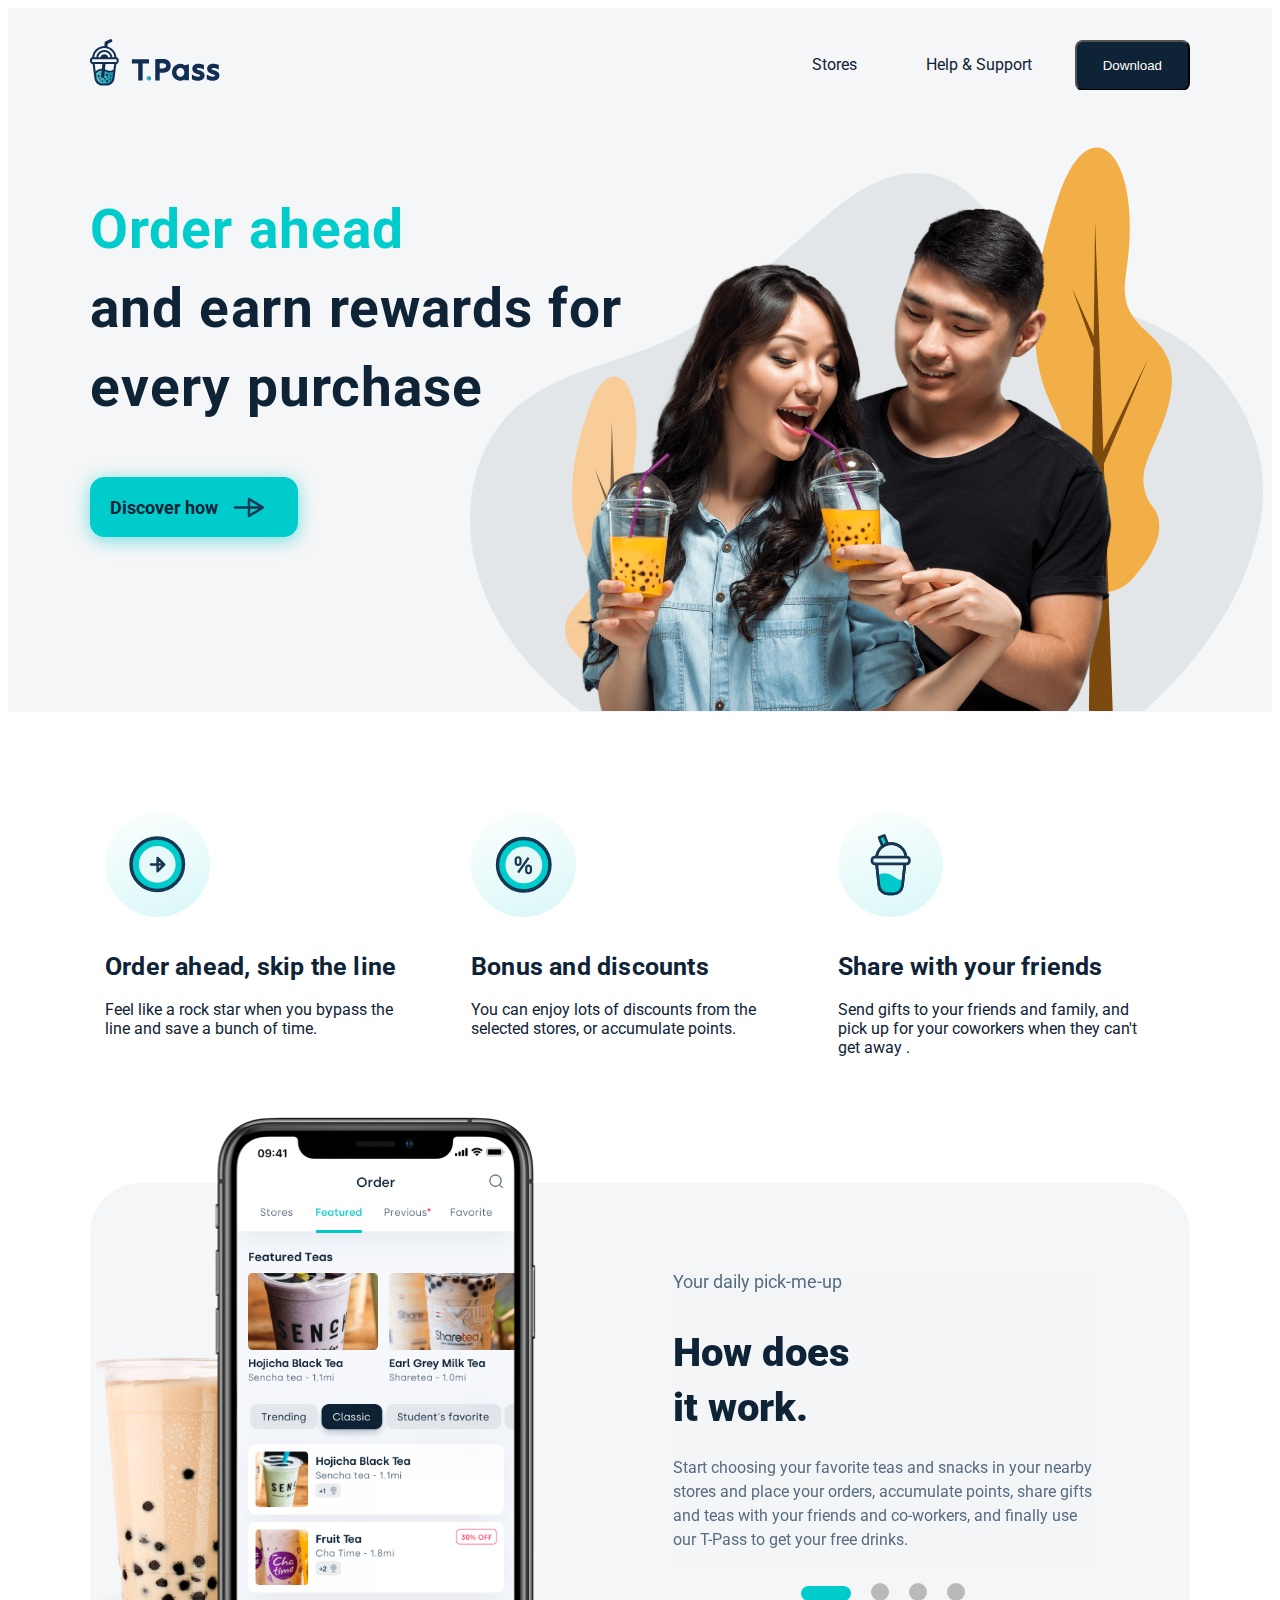
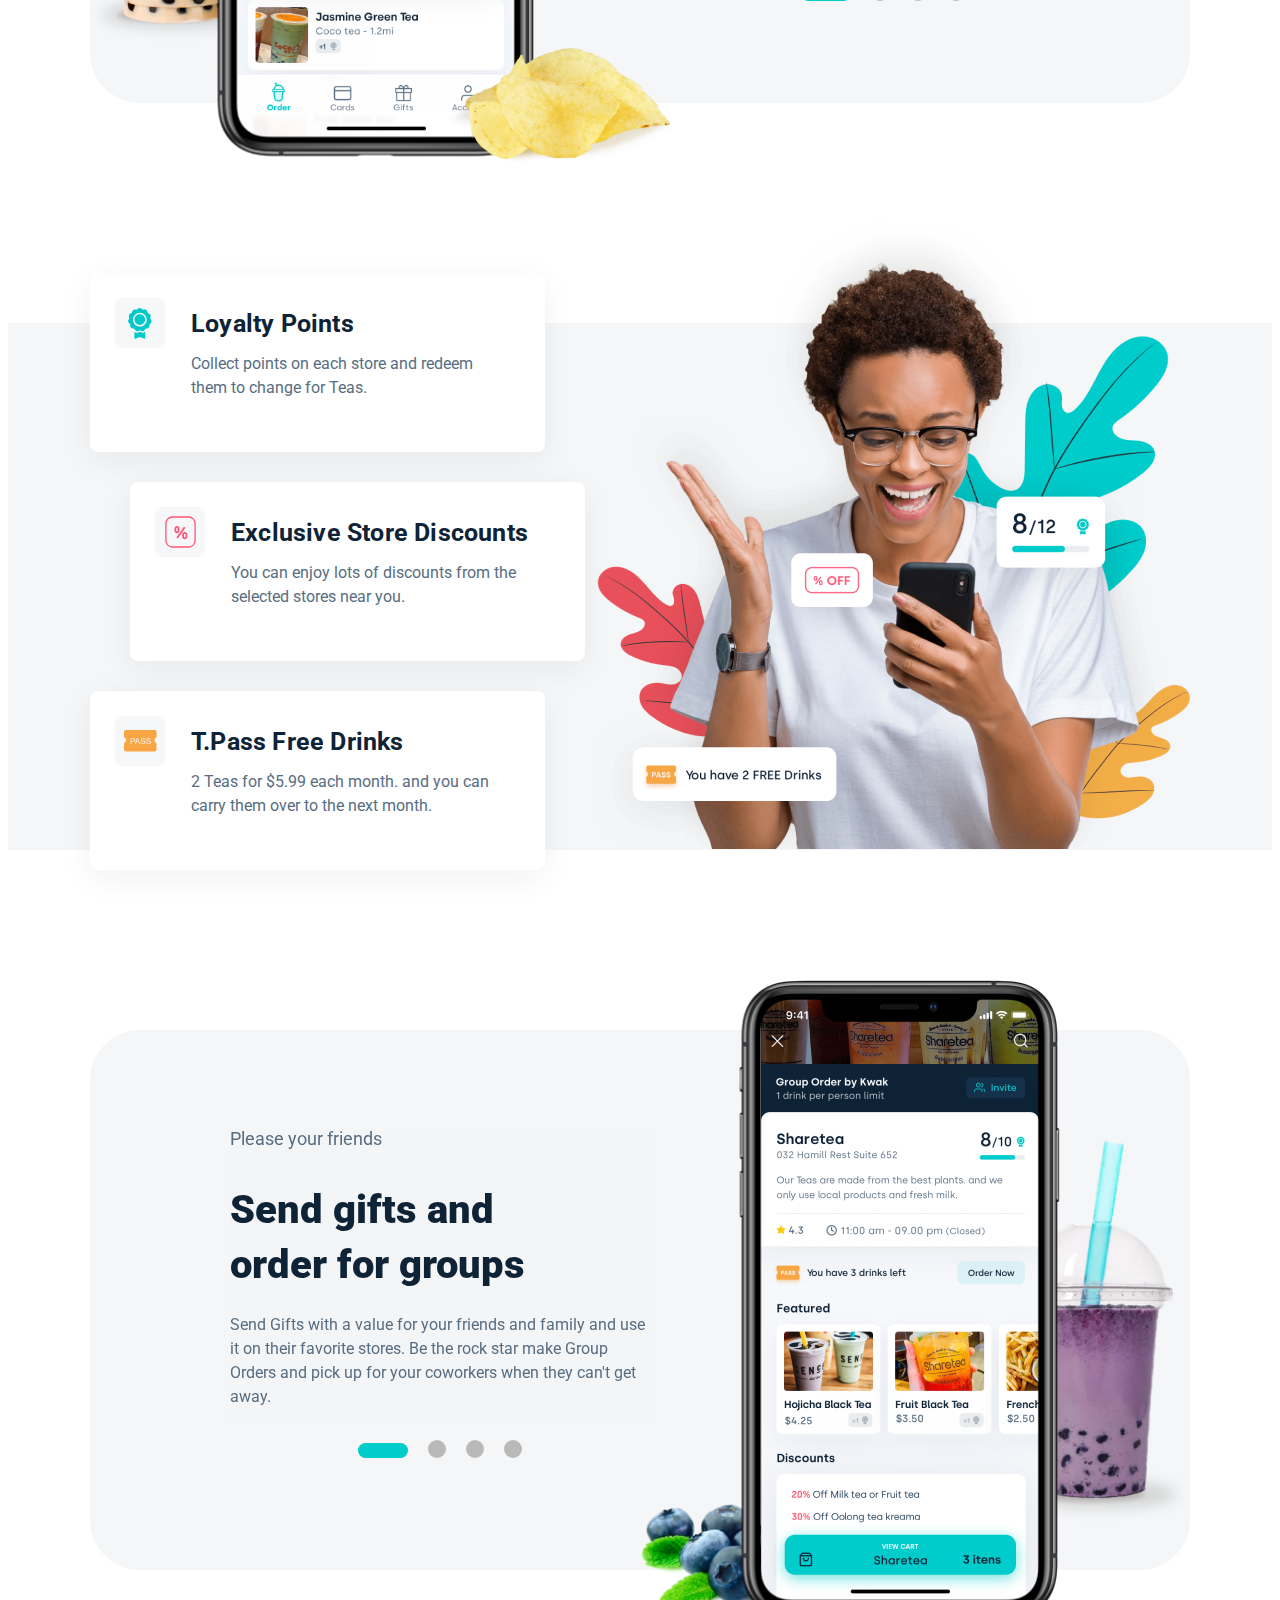
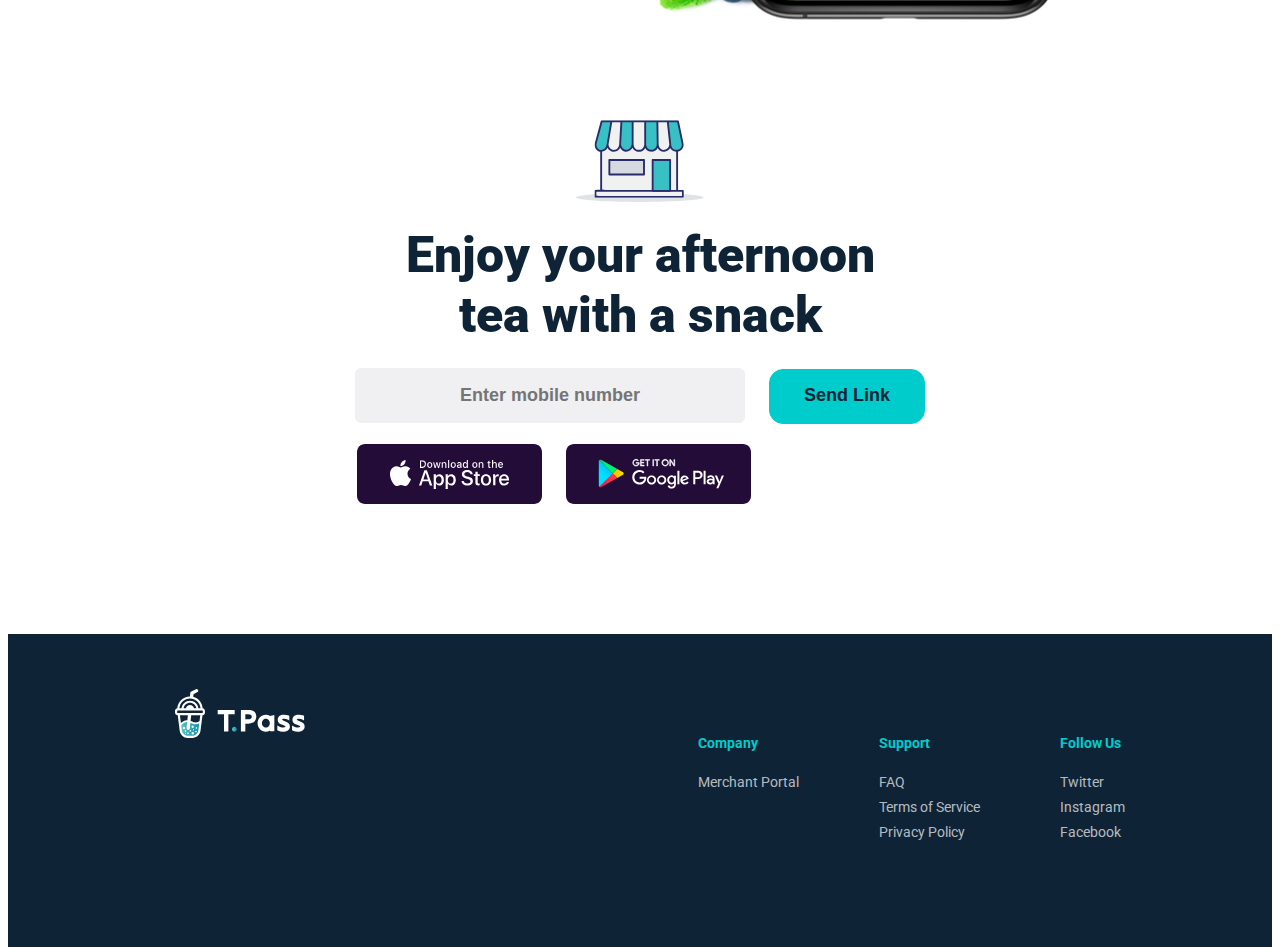
<file: index.html>
<!DOCTYPE html>
<html lang="en">
<head>
    <meta charset="UTF-8">
    <meta name="viewport" content="width=device-width, initial-scale=1.0">
    <link rel="preconnect" href="https://fonts.googleapis.com">
    <link rel="preconnect" href="https://fonts.gstatic.com" crossorigin>
    <link href="https://fonts.googleapis.com/css2?family=Inconsolata&family=Open+Sans:wght@400;600;700&family=Roboto:wght@400;700;900&family=Ubuntu:wght@300;400;500;700&display=swap" rel="stylesheet">
    <title>Document</title>
    <!-- Link Swiper's CSS -->
    <link rel="stylesheet" href="https://cdn.jsdelivr.net/npm/swiper@10/swiper-bundle.min.css" />
    <link rel="stylesheet" href="css/style.css">
</head>
<body>
    <div class="wrapper">
        <header class="header header-bg">
            <div class="container header__inner">
                <a href="#" class="loqo">
                    <img src="icon/loqo.svg" alt="" class="loqo">
                </a>
                <nav class="menu">
                    <ul class="menu__list">
                        <li class="menu__list-item">
                            <a href="#" class="menu__list-link">Stores</a>
                        </li>
                        <li class="menu__list-item">
                            <a href="#" class="menu__list-link">Help & Support</a>
                        </li>
                        <li class="menu__list-item">
                            <button href="https://play.google.com/store/apps/details?id=com.glovo&hl=ru&gl=US" class="menu__list-link list-link">Download</button>
                        </li>
                    </ul>
                </nav>
            </div>
        </header>

        <main class="main header-bg">
            <section class="top header-bg">
                <div class="container top__inner">
                    <div class="top__content">
                        <h1 class="top__title">Order ahead<br> <span class="top__title-item">and earn rewards for<br>every purchase</span></h1>
                        <a href="#" class="top__link">Discover how</a>
                    </div>
                    <div class="top_img-content">
                        <picture class="top__img">
                            <img class="top__img-bg" src="img/titlle-img.svg" alt="">
                        </picture>
                    </div>
                </div>
            </section>
            <section class="info">
                <div class="container info__inner">
                    <div class="info__content-item">
                        <div class="info__content">
                            <img class="info__img" src="icon/info.svg" alt="">
                            <h3 class="info__title">Order ahead, skip the line</h3>
                            <p class="info__text">Feel like a rock star when you bypass the line and save a bunch of time.</p>
                        </div>
                        <div class="info__content">
                            <img class="info__img" src="icon/info-2.svg" alt="">
                            <h3 class="info__title">Bonus and discounts</h3>
                            <p class="info__text">You can enjoy lots of discounts from the selected stores, or accumulate points.</p>
                        </div>
                        <div class="info__content">
                            <img class="info__img" src="icon/info-3.svg" alt="">
                            <h3 class="info__title">Share with your friends</h3>
                            <p class="info__text">Send gifts to your friends and family, and pick up for your coworkers when they can't get away .</p>
                        </div>
                </div>
            </section>
            <section class="work">
                <div class="container work__inner">
                    <div class="work__content">
                        <div class="work__img">
                            <img src="img/work.png" alt="">
                        </div>
                        <div class="work__swipper">
                            <div class="swiper mySwiper">
                                <div class="swiper-wrapper">
                                    <div class="swiper-slide">
                                        <p class="work__text">Your daily pick-me-up</p>
                                        <h2 class="work__title">How does<br>it work.</h2>
                                        <p class="work__text-p">Start choosing your favorite teas and snacks in your nearby stores and place your orders, accumulate points, share gifts and teas with your friends and co-workers, and finally use our T-Pass to get your free drinks.</p>
                                    </div>
                                     <div class="swiper-slide">
                                        <p class="work__text">Your daily pick-me-up</p>
                                        <h2 class="work__title">How <br> it work.</h2>
                                        <p class="work__text-p">Start choosing your favorite teas and snacks in your nearby stores and place your orders, accumulate points, share gifts and teas with your friends and co-workers, and finally use our T-Pass to get your free drinks.</p>
                                    </div>
                                     <div class="swiper-slide">
                                        <p class="work__text">Your daily pick-me-up</p>
                                        <h2 class="work__title">How does <br> it work.</h2>
                                        <p class="work__text-p">Start choosing your favorite teas and snacks in your nearby stores and place your orders, accumulate points, share gifts and teas with your friends and co-workers, and finally use our T-Pass to get your free drinks.</p>
                                    </div>
                                    <div class="swiper-slide">
                                        <p class="work__text">Your daily pick-me-up</p>
                                        <h2 class="work__title">How does <br> it work.</h2>
                                        <p class="work__text-p">Start choosing your favorite teas and snacks in your nearby stores and place your orders, accumulate points, share gifts and teas with your friends and co-workers, and finally use our T-Pass to get your free drinks.</p>
                                    </div>
                                </div>
                                <div class="swiper-pagination"></div>
                            </div>
                        </div>
                    </div>
                </div>
            </section>
            <section class="loyalty">
                <div class="container loyalty__inner">
                    <div class="loyalty__content">
                        <div class="loyalty__cart">
                            <div class="loyalty__contents">
                                <div class="loyalty__icon">
                                    <img src="icon/loyalty.svg" alt="">
                                </div>
                                <div class="loyalty__item">
                                    <h3 class="loyalty__title">Loyalty Points</h3>
                                    <p class="loyalty__text">Collect points on each store and redeem them to change for Teas.</p>
                                </div>      
                            </div>
                            <div class="loyalty__contents loyalty-discounts">
                                <div class="loyalty__icon">
                                    <img src="icon/loyalty_2.svg" alt="">
                                </div>
                                <div class="loyalty__item">
                                    <h3 class="loyalty__title">Exclusive Store Discounts</h3>
                                    <p class="loyalty__text">You can enjoy lots of discounts from the selected stores near you.</p>
                                </div>      
                            </div>
                            <div class="loyalty__contents">
                                <div class="loyalty__icon">
                                    <img src="icon/loyalty_3.svg" alt="">
                                </div>
                                <div class="loyalty__item">
                                    <h3 class="loyalty__title">T.Pass Free Drinks</h3>
                                    <p class="loyalty__text">2 Teas for $5.99 each month. and you can carry them over to the next month.</p>
                                </div>      
                            </div>
                        </div>
                        <div class="loyalty__img">
                            <img src="img/loyalty-img.png" alt="" class="loyalty__imgs"></img>
                        </div>
                    </div>
                </div>
            </section>
            <section class="send">
                <div class="container send__inner">
                    <div class="send__content">
                        <div class="send__swipper">
                            <div class="swiper mySwiper">
                                <div class="swiper-wrapper">
                                    <div class="swiper-slide">
                                        <p class="send__text">Please your friends</p>
                                        <h2 class="send__title">Send gifts and<br>order for groups</h2>
                                        <p class="send__text-p">Send Gifts with a value for your friends and family and use it on their favorite stores. Be the rock star make Group Orders and pick up for your coworkers when they can't get away.</p>
                                    </div>
                                     <div class="swiper-slide">
                                        <p class="send__text">Your daily pick-me-up</p>
                                        <h2 class="send__title">Send gifts and <br> order</h2>
                                        <p class="send__text-p">Send Gifts with a value for your friends and family and use it on their favorite stores. Be the rock star make Group Orders and pick up for your coworkers when they can't get away.</p>
                                    </div>
                                     <div class="swiper-slide">
                                        <p class="send__text">Your daily pick-me-up</p>
                                        <h2 class="send__title">Send gifts and<br> order for groups</h2>
                                        <p class="send__text-p">Send Gifts with a value for your friends and family and use it on their favorite stores. Be the rock star make Group Orders and pick up for your coworkers when they can't get away.</p>
                                    </div>
                                    <div class="swiper-slide">
                                        <p class="send__text">Your daily pick-me-up</p>
                                        <h2 class="send__title">Send gifts and <br> order for groups</h2>
                                        <p class="send__text-p">Send Gifts with a value for your friends and family and use it on their favorite stores. Be the rock star make Group Orders and pick up for your coworkers when they can't get away.</p>
                                    </div>
                                </div>
                                <div class="swiper-pagination"></div>
                            </div>
                        </div>
                        <div class="send_img-content">
                            <div class="send__img-content">
                                <picture class="send__img">
                                    <img class="send__img-bg" src="img/send.png" alt="">
                                </picture>
                            </div>
                        </div>
                    </div>
                </div>
            </section>
            <section class="sending">
                <div class="container sending__inner">
                    <div class="sending__content">
                        <img class="sending-icon" src="icon/sending.svg" alt="">
                        <h2 class="sending-title">Enjoy your afternoon <br> tea with a snack</h2>
                        <form action="mail.php" method="POST">
                            <input type="text" class="form-control" id="" name="user_phone" placeholder="Enter mobile number">
                            <button type="text" class="btn btn-sending">Send Link</button>
                        </form>
                        <ul class="app">
                            <li class="app_item">
                                <a href="#" class="app__item-link">
                                    <img class="app__item-img" src="icon/sending-2.svg" alt="">
                                </a>
                            </li>
                            <li class="app_item">
                                <a href="#" class="app__item-link">
                                    <img class="app__item-img" src="icon/sending-1.svg" alt="">
                                </a>
                            </li>
                        </ul>
                    </div>
                </div>
            </section>
        </main>
        <footer class="footer">
            <div class="container footer__inner">
                <a href="#" class="loqo">
                    <img src="icon/footer-loqo.svg" alt="" class="loqo">
                </a>
                <nav class="footer__menu">
                    <ul class="footer__menu-list">
                        <li class="footer__menu-item">
                            <p class="footer__menu-title">Company</p>
                        </li>
                        <li class="footer__menu-item">
                            <a href="#" class="footer__menu-link">Merchant Portal</a>
                        </li>
                    </ul>
                    <ul class="footer__menu-list">
                        <li class="footer__menu-item">
                            <p class="footer__menu-title">Support</p>
                        </li>
                        <li class="footer__menu-item">
                            <a href="#" class="footer__menu-link">FAQ</a>
                        </li>
                        <li class="footer__menu-item">
                            <a href="#" class="footer__menu-link">Terms of Service</a>
                        </li>
                        <li class="footer__menu-item">
                            <a href="#" class="footer__menu-link">Privacy Policy</a>
                        </li>
                    </ul>
                    <ul class="footer__menu-list">
                        <li class="footer__menu-item">
                            <p class="footer__menu-title">Follow Us</p>
                        </li>
                        <li class="footer__menu-item">
                            <a href="#" class="footer__menu-link">Twitter</a>
                        </li>
                        <li class="footer__menu-item">
                            <a href="#" class="footer__menu-link">Instagram</a>
                        </li>
                        <li class="footer__menu-item">
                            <a href="#" class="footer__menu-link">Facebook</a>
                        </li>
                    </ul>
                </nav>
            </div>
        </footer>
    </div>
    <!-- Swiper JS -->
    <script src="https://cdn.jsdelivr.net/npm/swiper@10/swiper-bundle.min.js"></script>  
    <script src="js/main.js"></script>
</body>
</html>
</file>
<file: css/style.css>
@import url('https://fonts.googleapis.com/css2?family=Inconsolata&family=Open+Sans:wght@400;600;700&family=Roboto:wght@400;700;900&family=Ubuntu:wght@300;400;500;700&display=swap');
html{
    box-sizing: border-box;
    height: 100%;
}
*,
*::after,
*::before{
    box-sizing: inherit;
}
body{
    color: #0F2336;
    /*font-family: 'Inconsolata', monospace;*/
    /*font-family: 'Open Sans', sans-serif;*/
    font-family: 'Roboto', sans-serif;
    /*font-family: 'Ubuntu', sans-serif;*/
    font-size: 16px;
    font-style: normal;
    font-weight: 400;
    line-height: 1.2;
    height: 100%;
}
.wrapper{
    min-height: 100%;
    display: flex;
    flex-direction: column;
}
a{
    text-decoration: none;
    color: inherit;
}
.container{
    max-width: 1210px;
    padding-left: 55px;
    padding-right: 55px;
    margin: 0 auto;
}
/* header*/
header{
    background: #F5F6F7;
}
.header__inner{
    padding-top: 31px;/* margin-top */
    display: flex;
    justify-content: space-between;
    align-items: center;
}
.menu__list{
    display: flex;
    gap: 17px;
    list-style: none
}
.menu__list-link{
    padding: 26px;
}
.list-link{
    background-color: #0F2336;
    padding:16px 26px;
    color: #fff;
    border-radius: 8px;
    margin-bottom: -17px;
    margin-top: -15px;
}

/*main*/
/*section top*/
.main{
    flex: 1 1 auto;
    background: #FFFFFF;
}

.top{
    min-height: 622px;
    background: #F5F6F7;
}
.top__inner{
    position: relative;
}
.top__content{
    display: flex;
    max-width: 556.813px;
    min-height:475px ;
    padding: 100px 0px 40px 0px;
    flex-direction: column;
    justify-content: flex-end;
    align-items: flex-start;
    gap: 50px;
}
.top__title{
    color: #0CC;
    font-size: 55px;
    font-weight: 700;
    font-style: normal;
    line-height: 78.9px;
    letter-spacing: 1.11px;
    margin: 0 auto;
    margin-left: 0;
    margin-right: 0;
}

.top__title-item{
    color: #0F2336
}
.top__link{
    width: 208px;
    height: 60px;
    padding: 19px;
    border: 1px solid #0CC;
    background: #0CC;
    box-shadow: 0px 3px 18px 0px rgba(0, 201, 201, 0.55);
    border-radius: 14px;
    color: #0F2336;
    font-size: 18px;
    font-weight: 700;
    line-height: 21.6px;
    position: relative;
    
}
.top__link::before{
    content: '';
    position: absolute;
    background-image: url(../icon/top-arrow.svg);
    width: 32px;
    height: 21px;
    right: 32px;
}
.top_img-content{
    max-width: 923px;
    min-height: 789.537px;
    position: absolute;
    top: -168px;
    left: 324px;
    
}
.top_img-content::before{
    content: '';
    background-image: url(../img/Frame-title.svg);
    background-repeat: no-repeat;
    background-position: bottom;
    position: absolute;
    width: 821px;
    height: 646px;
    left: 97px;
    top: 143px;
}
.top__img{
    position: absolute;
    top: 252px; 
    left: 207px;
}
/*section info*/
.info{
    background: #FFFFFF;
}
.info__inner{
    padding-top: 100px;
    padding-bottom: 60px;
}
.info__content-item{
    display: inline-flex;
    justify-content: space-around;
    
    gap: 52px;
    padding-right: 37px;
    padding-left: 15px;
}
.info__content{
    max-width: 315px;
}
.info__title{
    margin-top: 30px;
    margin-bottom: 15px;
    color: #0F2336;
    font-size: 25px;
    font-style: normal;
    font-weight: 700;
    line-height: 32.5px;
    letter-spacing: 0.2px;
}
/*section work*/
.work{
    background: #FFFFFF;
    padding-top: 50px;
    padding-bottom: 130px;
}
.work__inner{
    position: relative;
    
}
.work__content{
    display: flex;
    align-items: center;
    background: #F5F6F7;
    max-width: 1140px;
    max-height: 520px;
    border-radius: 50px;
}
.work__swipper{
    max-width: 420px;
    min-height: 340px; 
}
.swiper-slide 
{
    font-size: 18px;
    background: #F4F5F6;;
    display: flex;
    flex-direction: column;
    justify-content: flex-start;
    align-items: flex-start;
    text-align: start;
  }
.mySwiper
{
    max-width: 420px;
    min-height: 340px; 
}
.swiper-pagination-bullet
{
    width: 18px;
    height: 18px;
    background-color: rgb(186, 185, 183);
    border-radius: 50%;
    opacity: 1;
}
.swiper-pagination-horizontal.swiper-pagination-bullets .swiper-pagination-bullet
{
    margin: 0 10px ;
}
.swiper-pagination-bullet-active
{
    height: 15px;
    width: 50px;
    border-radius: 20px;
    background-color: #00CCCC;
}
.work__text{
    color: #576D81;
    font-size: 18px;
    font-style: normal;
    font-weight: 400;
    line-height: 18px;
    margin: 0;
}
.work__title{
    color: #0F2336;
    font-size: 40px;
    font-style: normal;
    font-weight: 900;
    line-height: 55.2px;
    margin-bottom: 5px;
}
.work__text-p{
    color: #576D81;
    font-size: 16px;
    font-style: normal;
    font-weight: 400;
    line-height: 24px;
}
/* loyalty*/
.loyalty{
    margin-top: 90px;
    margin-bottom: 100px;
    background: #F5F6F7;
}
.loyalty__content{
    display: flex;
    justify-content: space-between;
    align-items: center;
    max-width: 1440px;
    max-height: 527px;
}
.loyalty__cart{
    display: flex;
    flex-direction: column;
    gap: 30px;
    max-width: 505px;
    min-height: 627px;
}
.loyalty__contents{
    display: flex;
    justify-content: space-between;
    align-items: flex-start;
    gap: 26px;
    padding-top: 25px;
    padding-left: 25px;
    max-width: 455px;
    min-height: 179px;
    border-radius: 8px;
    background: #FFF;
    box-shadow: 0px 8px 32px 0px rgba(15, 35, 54, 0.06);
}
.loyalty-discounts{
    margin-left: 40px;
}
.loyalty__icon{
    padding: 25px;
    width: 50px;
    height: 50px;
    border-radius: 8px;
    background: #F6F7F8;
    display: flex;
    align-items: center;
    justify-content: center;
}
.loyalty__item{
   padding-top: 13px;
   padding-right: 44px;
}
.loyalty__title{
    color: #0F2336;
    font-family: Roboto;
    font-size: 25px;
    font-style: normal;
    font-weight: 700;
    line-height: 25px; /* 100% */
    letter-spacing: 0.2px;
    margin: 0;
}
.loyalty__text{
    color: #576D81;
    font-family: Roboto;
    font-size: 16px;
    font-style: normal;
    font-weight: 400;
    line-height: 24px;
}
.loyalty__img{
    padding-bottom: 99px;
}
/*section send*/
.send{
    background: #FFFFFF;
    padding-top: 80px;
}
.send__inner{
    position: relative;
    
}
.send__content{
    display: flex;
    justify-content: flex-start;
    align-items: center;
    background: #F5F6F7;
    max-width: 1140px;
    min-height: 540px;
    border-radius: 50px;
    padding-left: 140px;
}
.send__swipper{
    max-width: 420px;
    min-height: 340px; 
}
.swiper-slide 
{
    font-size: 18px;
    background: #F4F5F6;;
    display: flex;
    flex-direction: column;
    justify-content: flex-start;
    align-items: flex-start;
    text-align: start;
  }
.mySwiper
{
    max-width: 420px;
    min-height: 340px; 
}
.swiper-pagination-bullet
{
    width: 18px;
    height: 18px;
    background-color: rgb(186, 185, 183);
    border-radius: 50%;
    opacity: 1;
}
.swiper-pagination-horizontal.swiper-pagination-bullets .swiper-pagination-bullet
{
    margin: 0 10px ;
}
.swiper-pagination-bullet-active
{
    height: 15px;
    width: 50px;
    border-radius: 20px;
    background-color: #00CCCC;
}
.send__text{
    color: #576D81;
    font-size: 18px;
    font-style: normal;
    font-weight: 400;
    line-height: 18px;
    margin: 0;
}
.send__title{
    color: #0F2336;
    font-size: 40px;
    font-style: normal;
    font-weight: 900;
    line-height: 55.2px;
    margin-bottom: 5px;
}
.send__text-p{
    color: #576D81;
    font-size: 16px;
    font-style: normal;
    font-weight: 400;
    line-height: 24px;
}
.send_img-content{
    max-width: 923px;
    min-height: 789.537px;
    position: absolute;
    top: -168px;
    left: 324px;
   
}
.send_img-content::before{
    content: '';
    background-image: url(../img/send-1.png);
    background-repeat: no-repeat;
    background-position: bottom;
    position: absolute;
    width: 205px;
    height: 388px;
    left: 637px;
    top: 273px;
}
.send__img-content::before{
    content: '';
    background-image: url(../img/send-2.png);
    background-repeat: no-repeat;
    background-position: bottom;
    position: absolute;
    width: 171px;
    height: 121px;
    left: 275px;
    top: 635px;
    
}
.send__img{
    position:absolute;
    left: 380px;
    top: 118px;
}
/*sending*/
.sending__inner{
    padding-top: 150px;
    margin-bottom: 110px;
    display: flex;
    justify-content: center;
}
.sending__content{
   display: flex;
   flex-direction: column;
   justify-content: center;
   align-items: center;
   max-width: 570px;
   min-height: 383px;
}
.sending-icon{
    width: 128px;
    height: 82px; 
    display: flex;
    justify-content: center;  
}
.sending-title{
    color: #0F2336;
    text-align: center;
    font-family: Roboto;
    font-size: 50px;
    font-style: normal;
    font-weight: 900;
    line-height: 60px; 
    padding: 23px 26px;
    margin: 0;
}
.app{
    display: flex;
    gap: 24px;
    justify-content: center;
    align-items: flex-start;
    padding:0;
    padding-right: 173px;
    margin-top: 20px;
}

.app_item{
    list-style: none;
}
.app__item-img{
    width: 185px;
    height: 60px;
}
form{
    gap: 20px;
}
.form-control{
    width: 390px;
    height: 55px;
    border-radius: 6px;
    border: 1px solid #F0F0F2;
    background: #F0F0F2;
    text-align: center;
    color: rgba(0, 0, 0, 0.35);
    font-size: 18px;
    font-style: normal;
    font-weight: 700;
    line-height: 21.6px;
    margin-right: 20px;
}
.btn{
    width: 156px;
    height: 55px;
    border-radius: 14px;
    border: 1px solid #0CC;
    background: #0CC;
}
.btn-sending{
    color: #0F2336;
    text-align: center;
    font-size: 18px;
    font-style: normal;
    font-weight: 700;
    line-height: 21.6px;
}

/*footer*/
.footer__inner{
    display: flex;
    justify-content: space-between;
    padding-left: 140px;
    padding-right: 120px;
    padding-top: 55px;

}
.footer__menu{
    display: flex;
    justify-content: space-between;
    gap: 80px;
    padding-top: 30px;
    padding-bottom: 105px;
}
.footer{
    background: #0F2336;
    color: white;
}
.footer__menu-list{
    list-style: none;
    display: flex;
    flex-direction: column;
    gap:5px;
    margin: 0 auto;
    padding: 0;
}
.footer__menu-title{
    color: #0CC;
    font-size: 14px;
    font-weight: 700;
    line-height: 20px;
}
.footer__menu-link{
    color: rgba(255, 255, 255, 0.70);
    font-size: 14px;
    font-weight: 400;
    line-height: 20px;
}
</file>
